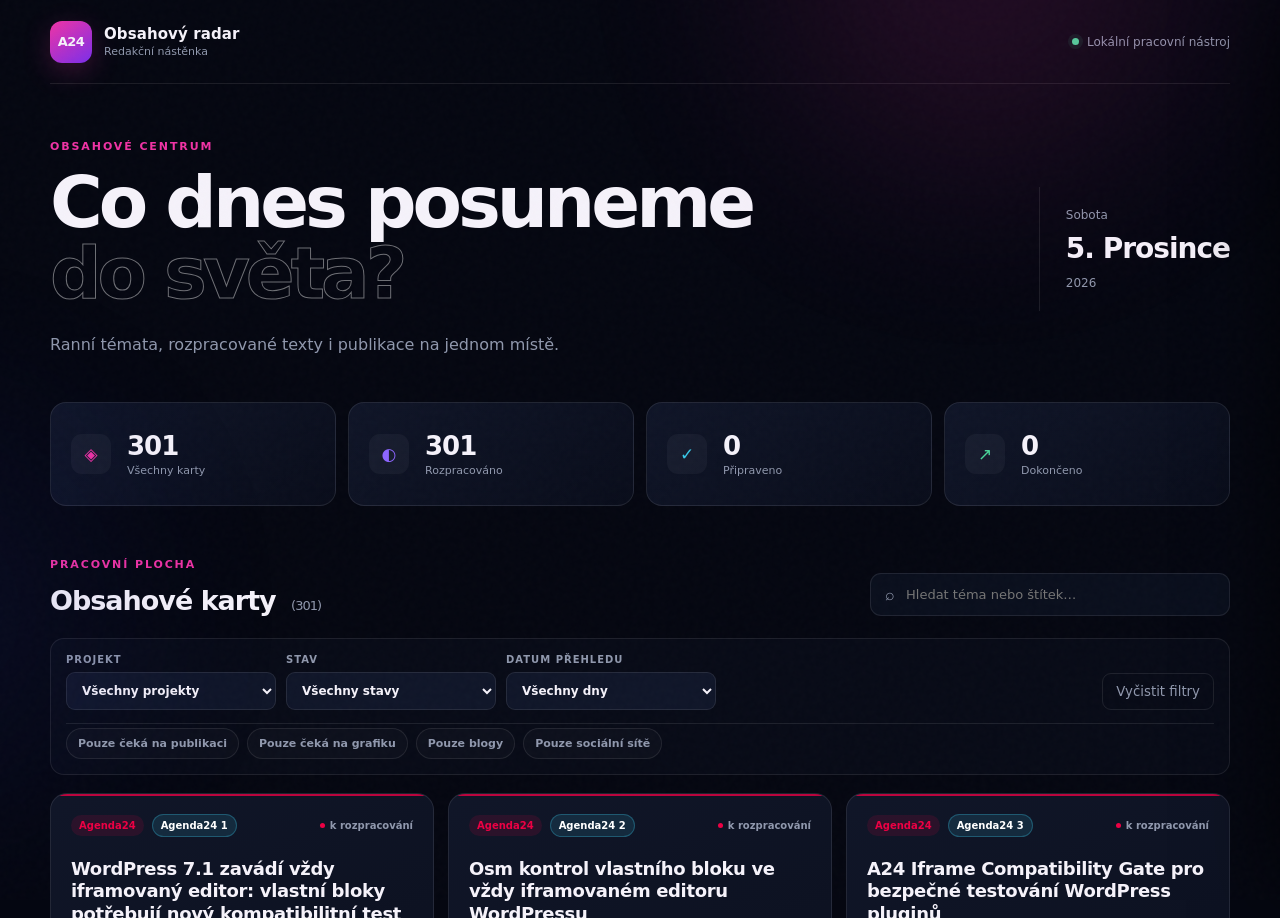
<file: index.html>
<!doctype html>
<html lang="cs">
<head>
  <meta charset="utf-8">
  <meta http-equiv="refresh" content="0; url=dashboard/">
  <meta name="viewport" content="width=device-width, initial-scale=1">
  <title>Agenda24 – Obsahový radar</title>
</head>
<body>
  <p>Otevírám <a href="dashboard/">Obsahový radar Agenda24</a>…</p>
</body>
</html>
</file>
